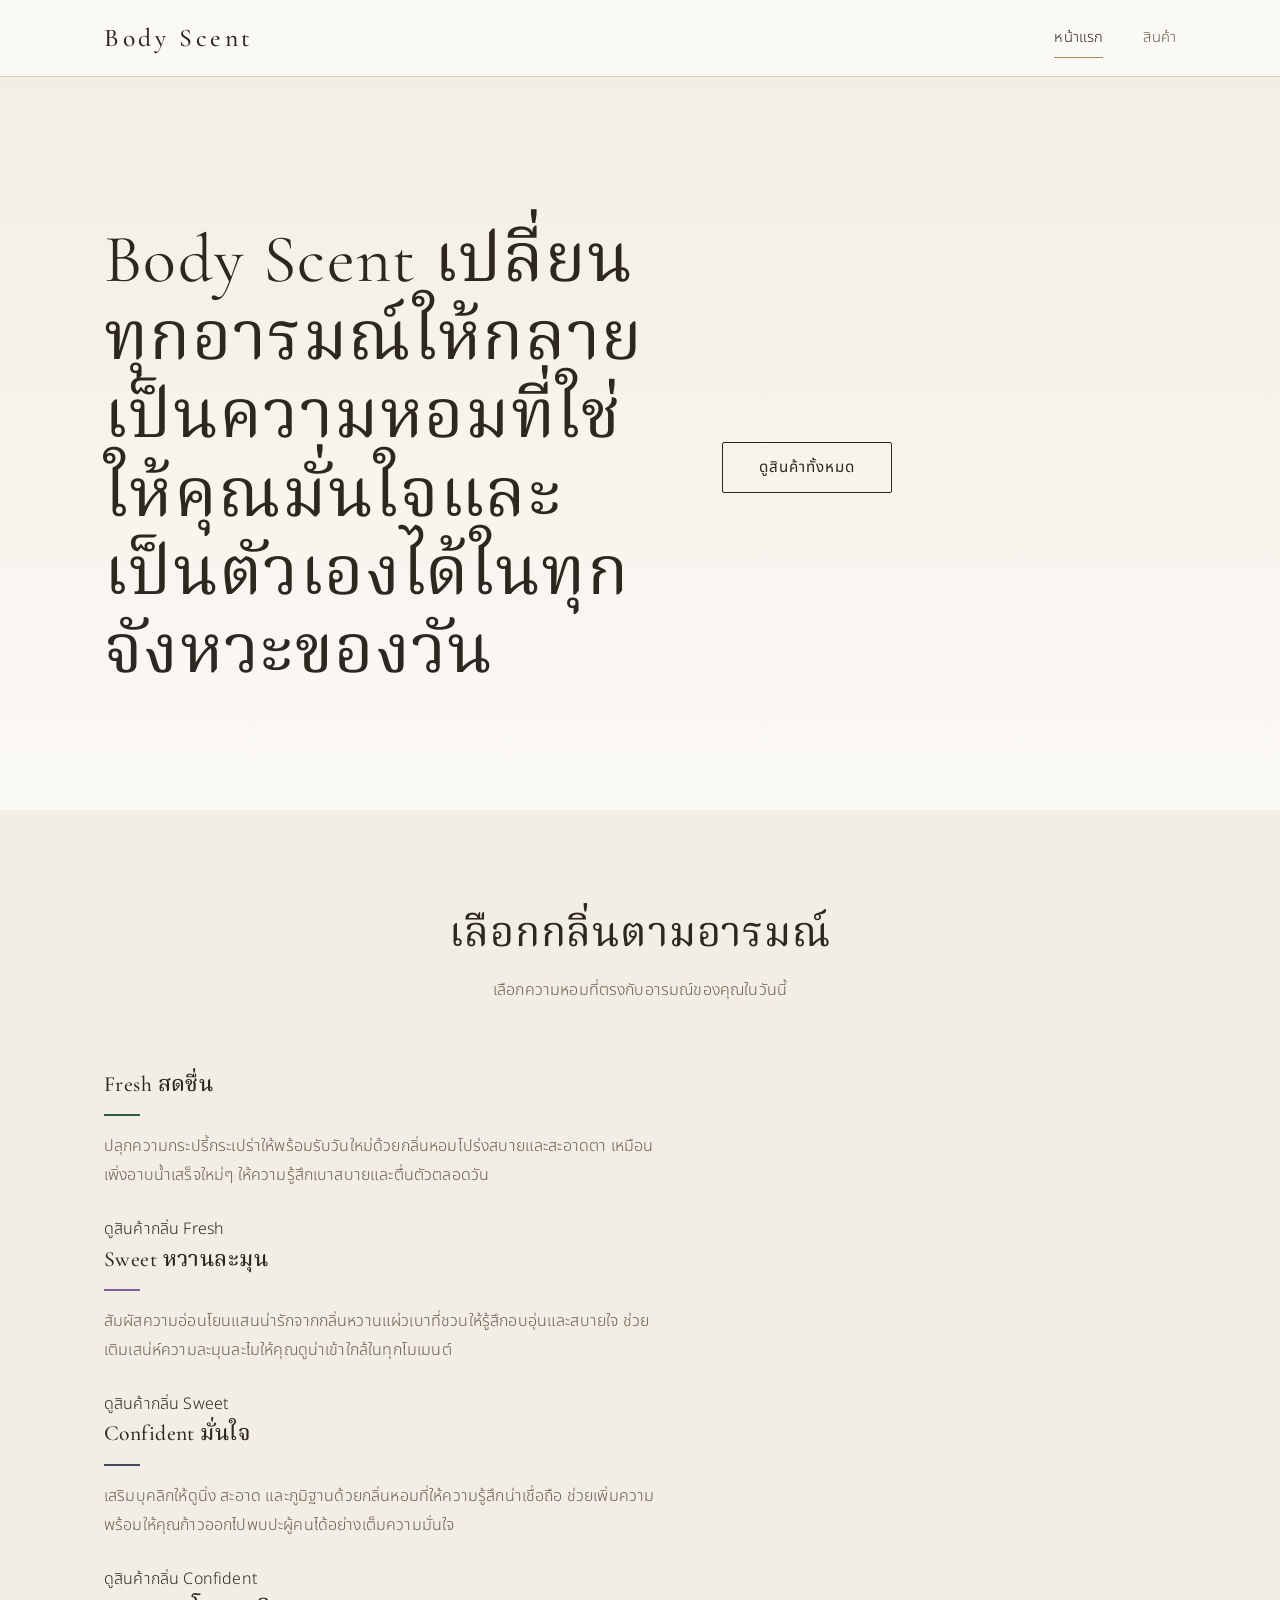
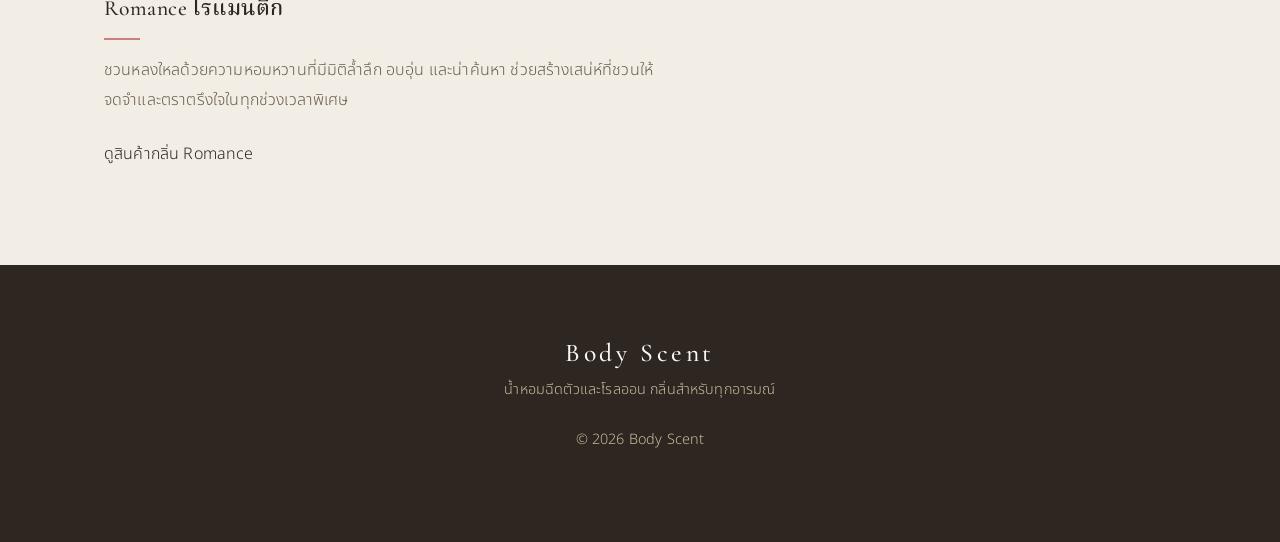
<file: index.html>
<!DOCTYPE html>
<html lang="th">
<head>
  <meta charset="UTF-8">
  <meta name="viewport" content="width=device-width, initial-scale=1">
  <title>Body Scent | น้ำหอมฉีดตัวและโรลออน</title>
  <meta name="description" content="Body Scent เปลี่ยนทุกอารมณ์ให้กลายเป็นความหอมที่ใช่ ให้คุณมั่นใจและเป็นตัวเองได้ในทุกจังหวะของวัน">
  <link rel="stylesheet" href="style.css">
</head>
<body>

  <header class="site-header">
    <div class="container">
      <a class="brand" href="index.html">Body Scent</a>
      <nav class="nav" aria-label="เมนูหลัก">
        <a href="index.html" aria-current="page">หน้าแรก</a>
        <a href="product.html">สินค้า</a>
      </nav>
    </div>
  </header>

  <main>
    <!-- Hero -->
    <section class="hero hero--full">
      <div class="container">
        <h1>Body Scent เปลี่ยนทุกอารมณ์ให้กลายเป็นความหอมที่ใช่ ให้คุณมั่นใจและเป็นตัวเองได้ในทุกจังหวะของวัน</h1>
        <div class="hero-actions">
          <a class="btn" href="product.html">ดูสินค้าทั้งหมด</a>
        </div>
      </div>
    </section>

    <!-- 4 Mood -->
    <section class="section section--cream" id="moods">
      <div class="container">
        <header class="section-head center">
          <h2>เลือกกลิ่นตามอารมณ์</h2>
          <p>เลือกความหอมที่ตรงกับอารมณ์ของคุณในวันนี้</p>
        </header>

        <div class="mood-grid">

          <a class="mood-card mood-fresh" href="product.html?mood=fresh">
            <h3 class="mood-card__title mood-rule">Fresh <span class="mood-card__th">สดชื่น</span></h3>
            <p class="mood-card__desc">ปลุกความกระปรี้กระเปร่าให้พร้อมรับวันใหม่ด้วยกลิ่นหอมโปร่งสบายและสะอาดตา เหมือนเพิ่งอาบน้ำเสร็จใหม่ๆ ให้ความรู้สึกเบาสบายและตื่นตัวตลอดวัน</p>
            <span class="mood-card__cta">ดูสินค้ากลิ่น Fresh</span>
          </a>

          <a class="mood-card mood-sweet" href="product.html?mood=sweet">
            <h3 class="mood-card__title mood-rule">Sweet <span class="mood-card__th">หวานละมุน</span></h3>
            <p class="mood-card__desc">สัมผัสความอ่อนโยนแสนน่ารักจากกลิ่นหวานแผ่วเบาที่ชวนให้รู้สึกอบอุ่นและสบายใจ ช่วยเติมเสน่ห์ความละมุนละไมให้คุณดูน่าเข้าใกล้ในทุกโมเมนต์</p>
            <span class="mood-card__cta">ดูสินค้ากลิ่น Sweet</span>
          </a>

          <a class="mood-card mood-confident" href="product.html?mood=confident">
            <h3 class="mood-card__title mood-rule">Confident <span class="mood-card__th">มั่นใจ</span></h3>
            <p class="mood-card__desc">เสริมบุคลิกให้ดูนิ่ง สะอาด และภูมิฐานด้วยกลิ่นหอมที่ให้ความรู้สึกน่าเชื่อถือ ช่วยเพิ่มความพร้อมให้คุณก้าวออกไปพบปะผู้คนได้อย่างเต็มความมั่นใจ</p>
            <span class="mood-card__cta">ดูสินค้ากลิ่น Confident</span>
          </a>

          <a class="mood-card mood-romance" href="product.html?mood=romance">
            <h3 class="mood-card__title mood-rule">Romance <span class="mood-card__th">โรแมนติก</span></h3>
            <p class="mood-card__desc">ชวนหลงใหลด้วยความหอมหวานที่มีมิติล้ำลึก อบอุ่น และน่าค้นหา ช่วยสร้างเสน่ห์ที่ชวนให้จดจำและตราตรึงใจในทุกช่วงเวลาพิเศษ</p>
            <span class="mood-card__cta">ดูสินค้ากลิ่น Romance</span>
          </a>

        </div>
      </div>
    </section>
  </main>

  <footer class="site-footer">
    <div class="container">
      <div><a class="brand" href="index.html">Body Scent</a></div>
      <p>น้ำหอมฉีดตัวและโรลออน กลิ่นสำหรับทุกอารมณ์</p>
      <p>&copy; 2026 Body Scent</p>
    </div>
  </footer>

  <script src="script.js"></script>
</body>
</html>
</file>
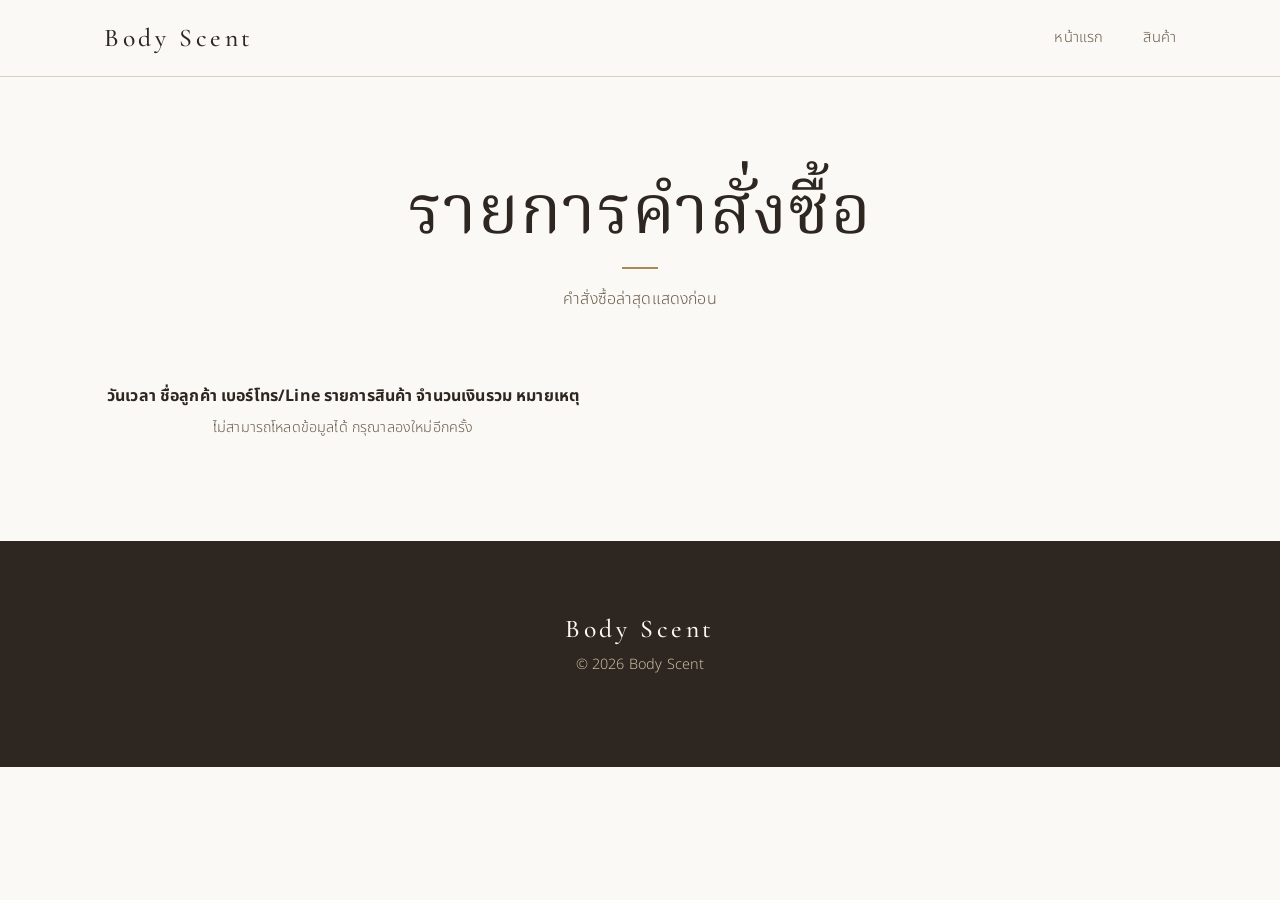
<file: admin.html>
<!DOCTYPE html>
<html lang="th">
<head>
  <meta charset="UTF-8">
  <meta name="viewport" content="width=device-width, initial-scale=1">
  <title>รายการคำสั่งซื้อ | Body Scent</title>
  <meta name="robots" content="noindex, nofollow">
  <link rel="stylesheet" href="style.css">
</head>
<body>

  <header class="site-header">
    <div class="container">
      <a class="brand" href="index.html">Body Scent</a>
      <nav class="nav" aria-label="เมนูหลัก">
        <a href="index.html">หน้าแรก</a>
        <a href="product.html">สินค้า</a>
      </nav>
    </div>
  </header>

  <main>
    <section class="section page-head">
      <div class="container">
        <header class="section-head center">
          <h1 class="mood-rule">รายการคำสั่งซื้อ</h1>
          <p>คำสั่งซื้อล่าสุดแสดงก่อน</p>
        </header>

        <div class="table-wrap">
          <!-- script.js เติมข้อมูลลงใน tbody -->
          <table id="ordersTable" class="data-table">
            <thead>
              <tr>
                <th scope="col">วันเวลา</th>
                <th scope="col">ชื่อลูกค้า</th>
                <th scope="col">เบอร์โทร/Line</th>
                <th scope="col">รายการสินค้า</th>
                <th scope="col">จำนวนเงินรวม</th>
                <th scope="col">หมายเหตุ</th>
              </tr>
            </thead>
            <tbody></tbody>
          </table>
        </div>
      </div>
    </section>
  </main>

  <footer class="site-footer">
    <div class="container">
      <div><a class="brand" href="index.html">Body Scent</a></div>
      <p>&copy; 2026 Body Scent</p>
    </div>
  </footer>

  <script src="script.js"></script>
</body>
</html>
</file>
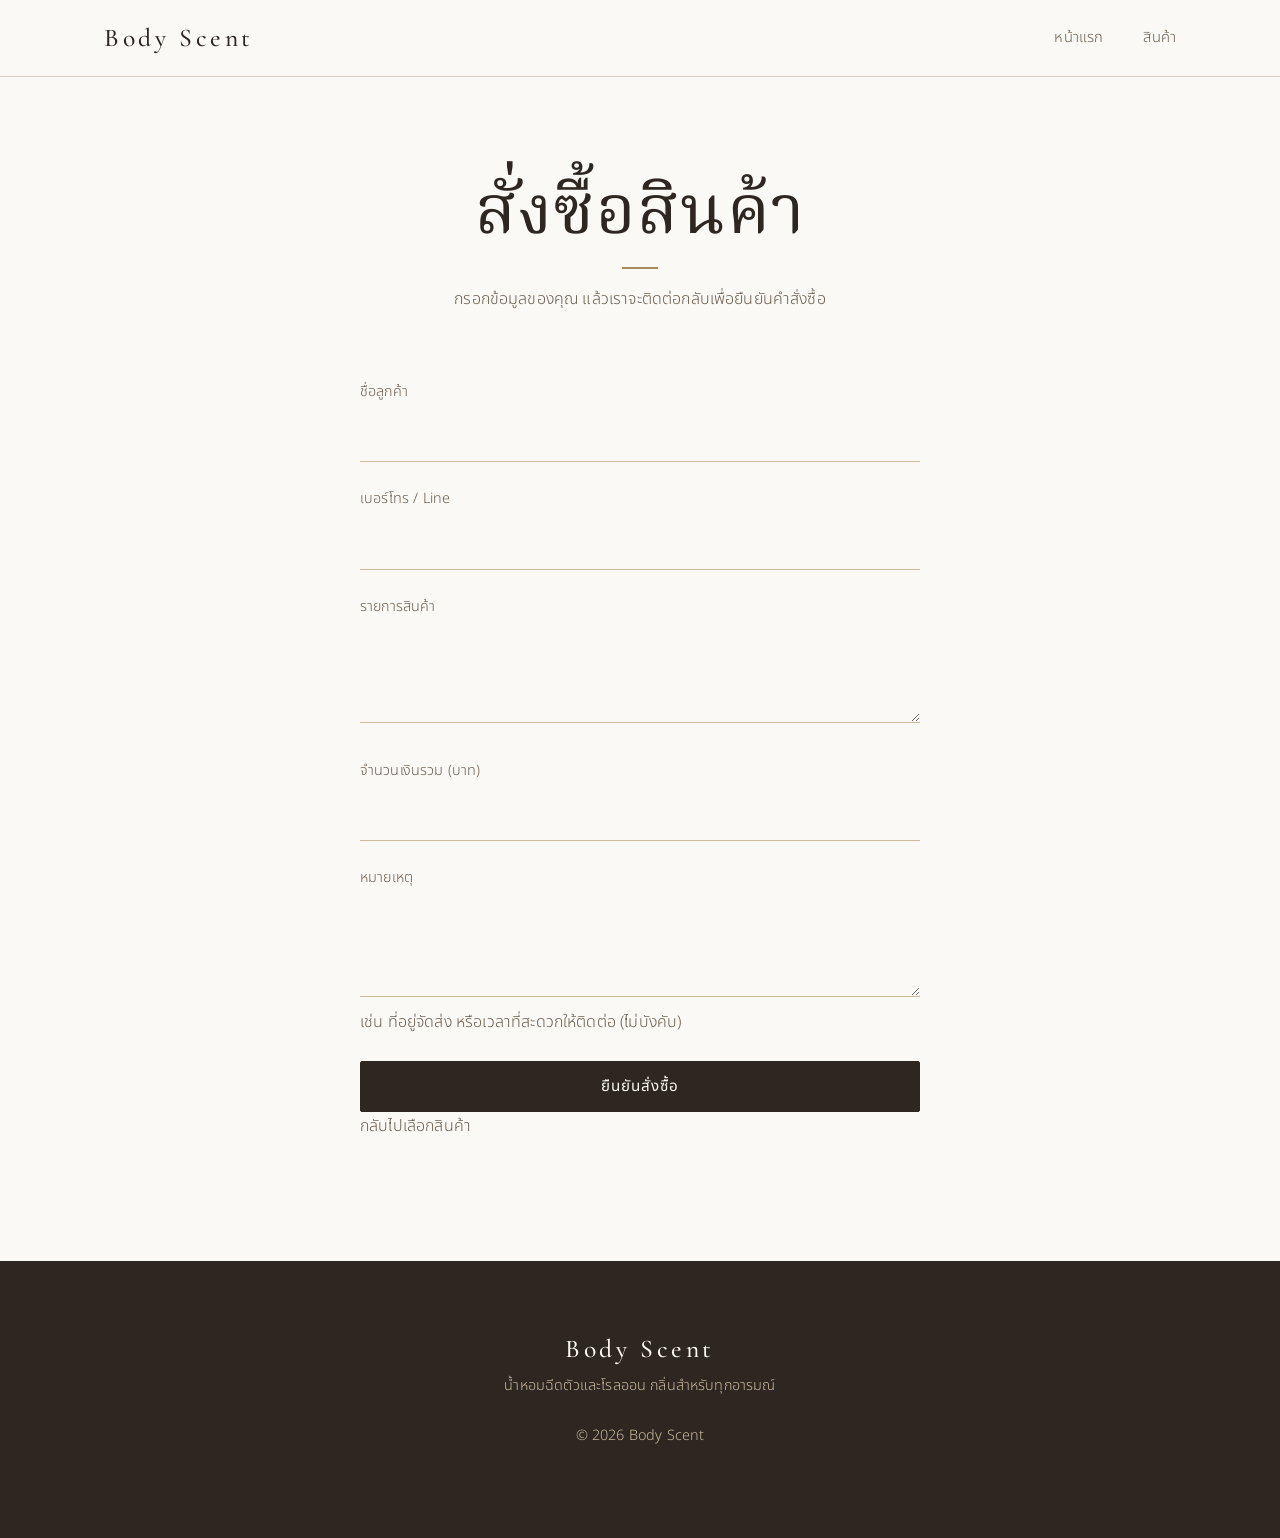
<file: order.html>
<!DOCTYPE html>
<html lang="th">
<head>
  <meta charset="UTF-8">
  <meta name="viewport" content="width=device-width, initial-scale=1">
  <title>สั่งซื้อสินค้า | Body Scent</title>
  <meta name="description" content="กรอกข้อมูลเพื่อสั่งซื้อสินค้า Body Scent">
  <link rel="stylesheet" href="style.css">
</head>
<body>

  <header class="site-header">
    <div class="container">
      <a class="brand" href="index.html">Body Scent</a>
      <nav class="nav" aria-label="เมนูหลัก">
        <a href="index.html">หน้าแรก</a>
        <a href="product.html">สินค้า</a>
      </nav>
    </div>
  </header>

  <main>
    <section class="section page-head">
      <div class="container">
        <header class="section-head center">
          <h1 class="mood-rule">สั่งซื้อสินค้า</h1>
          <p>กรอกข้อมูลของคุณ แล้วเราจะติดต่อกลับเพื่อยืนยันคำสั่งซื้อ</p>
        </header>

        <!-- script.js เติม #items และ #total จาก URL และจัดการการส่งฟอร์มเอง -->
        <form id="orderForm" class="form">
          <div class="field">
            <label for="customerName">ชื่อลูกค้า</label>
            <input type="text" id="customerName" name="customerName" autocomplete="name" required>
          </div>

          <div class="field">
            <label for="contact">เบอร์โทร / Line</label>
            <input type="text" id="contact" name="contact" autocomplete="tel" required>
          </div>

          <div class="field">
            <label for="items">รายการสินค้า</label>
            <textarea id="items" name="items" rows="2" required></textarea>
          </div>

          <div class="field">
            <label for="total">จำนวนเงินรวม (บาท)</label>
            <input type="text" id="total" name="total" inputmode="decimal" required>
          </div>

          <div class="field">
            <label for="note">หมายเหตุ</label>
            <textarea id="note" name="note" rows="3"></textarea>
            <p class="hint">เช่น ที่อยู่จัดส่ง หรือเวลาที่สะดวกให้ติดต่อ (ไม่บังคับ)</p>
          </div>

          <button type="submit" class="btn btn--solid btn--block">ยืนยันสั่งซื้อ</button>

          <p class="form-back"><a href="product.html">กลับไปเลือกสินค้า</a></p>
        </form>
      </div>
    </section>
  </main>

  <footer class="site-footer">
    <div class="container">
      <div><a class="brand" href="index.html">Body Scent</a></div>
      <p>น้ำหอมฉีดตัวและโรลออน กลิ่นสำหรับทุกอารมณ์</p>
      <p>&copy; 2026 Body Scent</p>
    </div>
  </footer>

  <script src="script.js"></script>
</body>
</html>
</file>
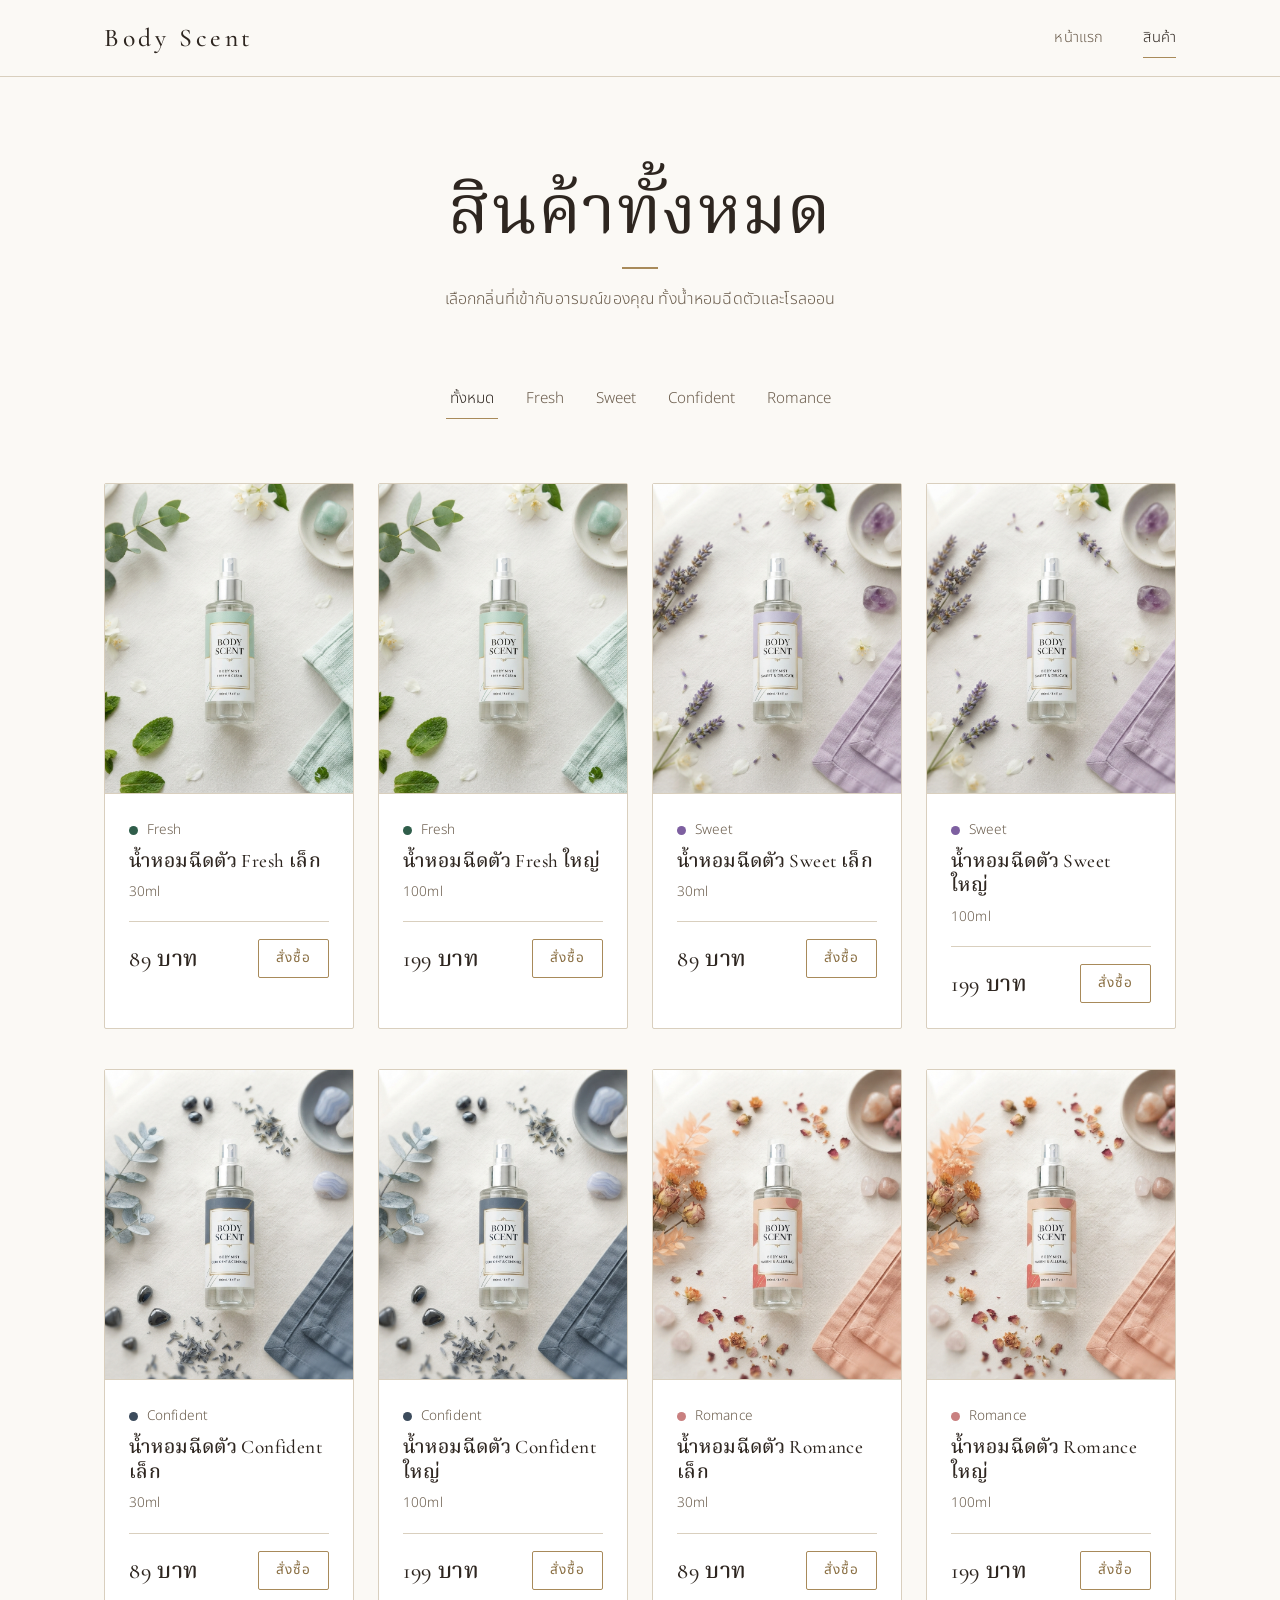
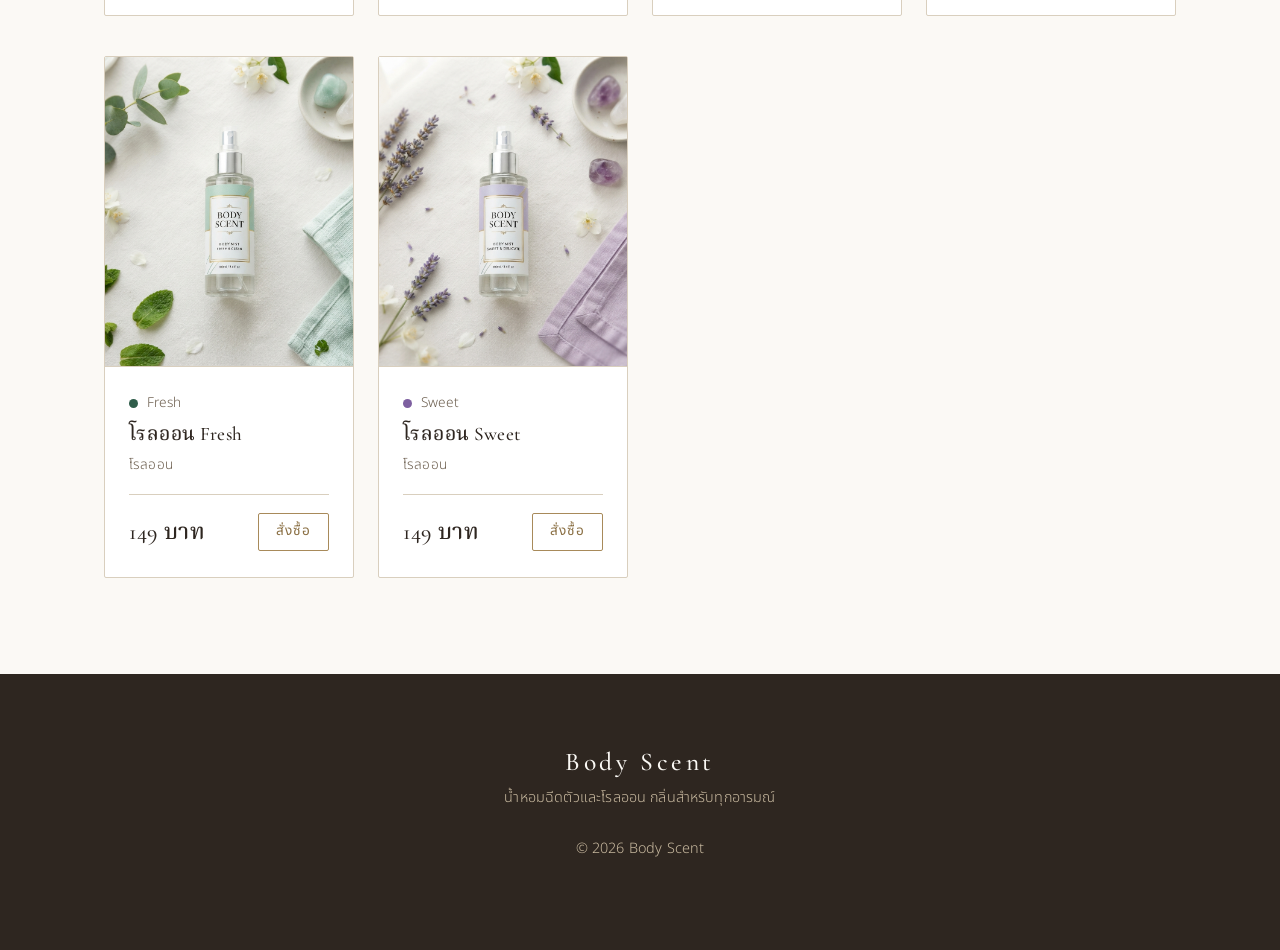
<file: product.html>
<!DOCTYPE html>
<html lang="th">
<head>
  <meta charset="UTF-8">
  <meta name="viewport" content="width=device-width, initial-scale=1">
  <title>สินค้าทั้งหมด | Body Scent</title>
  <meta name="description" content="น้ำหอมฉีดตัวและโรลออน Body Scent เลือกกลิ่นตามอารมณ์ Fresh, Sweet, Confident และ Romance">
  <link rel="stylesheet" href="style.css">
</head>
<body>

  <header class="site-header">
    <div class="container">
      <a class="brand" href="index.html">Body Scent</a>
      <nav class="nav" aria-label="เมนูหลัก">
        <a href="index.html">หน้าแรก</a>
        <a href="product.html" aria-current="page">สินค้า</a>
      </nav>
    </div>
  </header>

  <main>
    <section class="section page-head">
      <div class="container">
        <header class="section-head center">
          <h1 class="mood-rule">สินค้าทั้งหมด</h1>
          <p>เลือกกลิ่นที่เข้ากับอารมณ์ของคุณ ทั้งน้ำหอมฉีดตัวและโรลออน</p>
        </header>

        <!-- script.js สร้างปุ่มกรองและการ์ดสินค้าลงใน 2 ส่วนนี้ -->
        <div id="filter-bar" class="filters"></div>

        <div id="product-list" class="product-grid">
          <noscript><p class="muted">กรุณาเปิดใช้งาน JavaScript เพื่อดูรายการสินค้า</p></noscript>
        </div>
      </div>
    </section>
  </main>

  <footer class="site-footer">
    <div class="container">
      <div><a class="brand" href="index.html">Body Scent</a></div>
      <p>น้ำหอมฉีดตัวและโรลออน กลิ่นสำหรับทุกอารมณ์</p>
      <p>&copy; 2026 Body Scent</p>
    </div>
  </footer>

  <script src="script.js"></script>
</body>
</html>
</file>
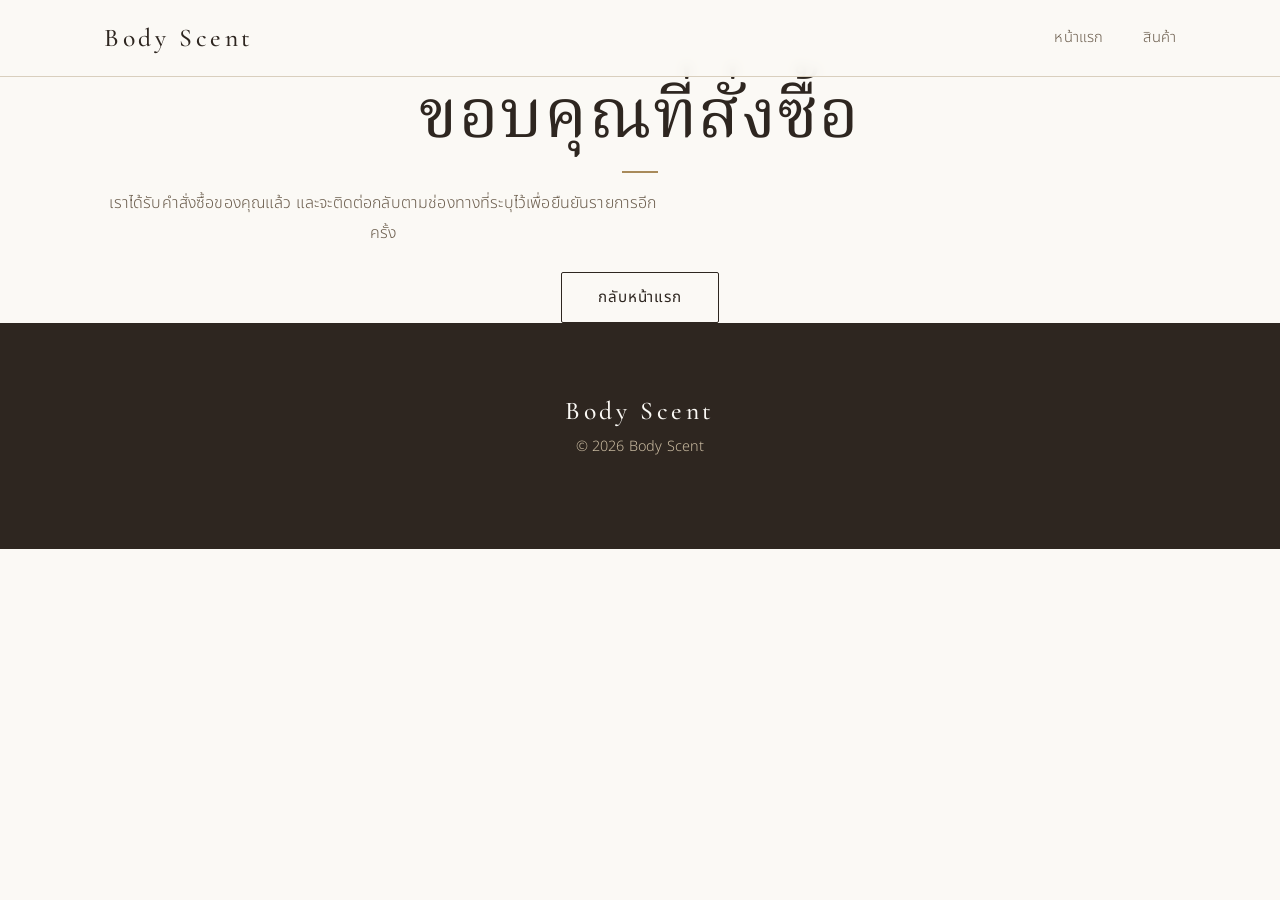
<file: thankyou.html>
<!DOCTYPE html>
<html lang="th">
<head>
  <meta charset="UTF-8">
  <meta name="viewport" content="width=device-width, initial-scale=1">
  <title>ขอบคุณที่สั่งซื้อ | Body Scent</title>
  <meta name="robots" content="noindex">
  <link rel="stylesheet" href="style.css">
</head>
<body>

  <header class="site-header">
    <div class="container">
      <a class="brand" href="index.html">Body Scent</a>
      <nav class="nav" aria-label="เมนูหลัก">
        <a href="index.html">หน้าแรก</a>
        <a href="product.html">สินค้า</a>
      </nav>
    </div>
  </header>

  <main>
    <section class="thanks">
      <div class="container center">
        <h1 class="mood-rule">ขอบคุณที่สั่งซื้อ</h1>
        <p>เราได้รับคำสั่งซื้อของคุณแล้ว และจะติดต่อกลับตามช่องทางที่ระบุไว้เพื่อยืนยันรายการอีกครั้ง</p>
        <a class="btn" href="index.html">กลับหน้าแรก</a>
      </div>
    </section>
  </main>

  <footer class="site-footer">
    <div class="container">
      <div><a class="brand" href="index.html">Body Scent</a></div>
      <p>&copy; 2026 Body Scent</p>
    </div>
  </footer>

</body>
</html>
</file>
<file: style.css>
/* ==========================================================
   Body Scent — Global Theme
   โทนพรีเมียม เรียบหรู มินิมอล | ขาว-ครีม-เบจเข้ม + ทอง/บรอนซ์
   ========================================================== */

@import url("https://fonts.googleapis.com/css2?family=Cormorant+Garamond:wght@400;500;600&family=Noto+Sans+Thai:wght@300;400;500&family=Noto+Serif+Thai:wght@300;400;500&display=swap");

/* ---------- Design tokens ---------- */
:root {
  /* พื้นหลัง / ข้อความ */
  --white: #ffffff;
  --ivory: #fbf9f5;
  --cream: #f3eee5;
  --beige: #e4dac9;
  --sand: #c9baa0;
  --taupe: #6b5d4d;
  --espresso: #2e2620;

  /* สีเน้น (ทอง/บรอนซ์อ่อน) */
  --accent: #a88a5a;
  --accent-deep: #8a6f43;
  --accent-soft: #d9c7a3;

  /* สีของ mood (ใช้แตะเบาๆ เท่านั้น) */
  --mood-fresh: #2f5d4a;
  --mood-sweet: #7d5fa0;
  --mood-confident: #3c4b5c;
  --mood-romance: #c98080;

  /* เส้น */
  --line: #d9cfbe;
  --line-strong: var(--espresso);

  /* ฟอนต์ */
  --font-display: "Cormorant Garamond", "Noto Serif Thai", Georgia, serif;
  --font-body: "Noto Sans Thai", "Helvetica Neue", Arial, sans-serif;

  /* ระยะห่าง */
  --space-1: 0.5rem;
  --space-2: 1rem;
  --space-3: 1.5rem;
  --space-4: 2.5rem;
  --space-5: 4rem;
  --space-6: 6rem;
  --space-7: 9rem;

  --container: 1120px;
  --radius: 2px;
}

/* ---------- Reset ---------- */
*,
*::before,
*::after {
  box-sizing: border-box;
}

html {
  scroll-behavior: smooth;
  -webkit-text-size-adjust: 100%;
}

body {
  margin: 0;
  background: var(--ivory);
  color: var(--espresso);
  font-family: var(--font-body);
  font-weight: 300;
  font-size: 1rem;
  line-height: 1.85;
  letter-spacing: 0.01em;
  -webkit-font-smoothing: antialiased;
}

img {
  display: block;
  max-width: 100%;
  height: auto;
}

a {
  color: inherit;
  text-decoration: none;
}

ul {
  margin: 0;
  padding: 0;
  list-style: none;
}

/* ---------- Typography ---------- */
h1,
h2,
h3,
h4 {
  margin: 0 0 var(--space-2);
  font-family: var(--font-display);
  font-weight: 500;
  line-height: 1.3;
  letter-spacing: 0.02em;
  color: var(--espresso);
}

h1 {
  font-size: clamp(2.4rem, 5.5vw, 4.25rem);
  font-weight: 400;
  line-height: 1.15;
}

h2 {
  font-size: clamp(1.8rem, 3.4vw, 2.6rem);
  font-weight: 400;
}

h3 {
  font-size: 1.35rem;
}

p {
  margin: 0 0 var(--space-3);
  max-width: 62ch;
  color: var(--taupe);
}

.lead {
  font-size: 1.1rem;
  line-height: 1.95;
}

.price {
  font-family: var(--font-display);
  font-size: 1.4rem;
  font-weight: 500;
  letter-spacing: 0.03em;
  color: var(--espresso);
}

.muted {
  color: var(--taupe);
  font-size: 0.9rem;
}

::selection {
  background: var(--accent-soft);
  color: var(--espresso);
}

/* ---------- Layout ---------- */
.container {
  width: 100%;
  max-width: var(--container);
  margin-inline: auto;
  padding-inline: var(--space-3);
}

.section {
  padding-block: var(--space-6);
}

.section--cream {
  background: var(--cream);
}

.section--white {
  background: var(--white);
}

.section-head {
  margin-bottom: var(--space-5);
}

.section-head.center {
  text-align: center;
}

.section-head.center p {
  margin-inline: auto;
}

.center {
  text-align: center;
}

/* เส้นแบ่งบางๆ + จุดทองกลางเส้น */
.divider {
  display: flex;
  align-items: center;
  gap: var(--space-2);
  margin-block: var(--space-4);
  color: var(--accent);
}

.divider::before,
.divider::after {
  content: "";
  flex: 1;
  height: 1px;
  background: var(--line);
}

.divider::after {
  content: "";
}

/* ---------- Header / Nav ---------- */
.site-header {
  position: sticky;
  top: 0;
  z-index: 50;
  background: rgba(251, 249, 245, 0.94);
  backdrop-filter: blur(6px);
  border-bottom: 1px solid var(--line);
}

.site-header .container {
  display: flex;
  align-items: center;
  justify-content: space-between;
  min-height: 76px;
}

.brand {
  font-family: var(--font-display);
  font-size: 1.6rem;
  font-weight: 500;
  letter-spacing: 0.14em;
  color: var(--espresso);
}

.nav {
  display: flex;
  align-items: center;
  gap: var(--space-4);
}

.nav a {
  position: relative;
  font-size: 0.92rem;
  color: var(--taupe);
  transition: color 0.25s ease;
}

.nav a::after {
  content: "";
  position: absolute;
  left: 0;
  bottom: -6px;
  width: 0;
  height: 1px;
  background: var(--accent);
  transition: width 0.25s ease;
}

.nav a:hover,
.nav a[aria-current="page"] {
  color: var(--espresso);
}

.nav a:hover::after,
.nav a[aria-current="page"]::after {
  width: 100%;
}

/* ---------- Buttons (เส้นบาง สีเข้มนุ่มตา) ---------- */
.btn {
  display: inline-block;
  padding: 0.85rem 2.25rem;
  background: transparent;
  color: var(--espresso);
  border: 1px solid var(--line-strong);
  border-radius: var(--radius);
  font-family: var(--font-body);
  font-size: 0.95rem;
  font-weight: 400;
  letter-spacing: 0.06em;
  line-height: 1.4;
  text-align: center;
  cursor: pointer;
  transition: background 0.25s ease, color 0.25s ease, border-color 0.25s ease;
}

.btn:hover {
  background: var(--espresso);
  color: var(--ivory);
}

.btn--solid {
  background: var(--espresso);
  color: var(--ivory);
}

.btn--solid:hover {
  background: var(--accent-deep);
  border-color: var(--accent-deep);
}

.btn--accent {
  border-color: var(--accent);
  color: var(--accent-deep);
}

.btn--accent:hover {
  background: var(--accent);
  border-color: var(--accent);
  color: var(--white);
}

.btn--block {
  display: block;
  width: 100%;
}

.btn:disabled {
  opacity: 0.45;
  cursor: not-allowed;
}

/* ---------- Mood (แตะสีเบาๆ: จุดเล็กๆ / เส้นใต้หัวข้อ) ---------- */
.mood-fresh {
  --mood: var(--mood-fresh);
}
.mood-sweet {
  --mood: var(--mood-sweet);
}
.mood-confident {
  --mood: var(--mood-confident);
}
.mood-romance {
  --mood: var(--mood-romance);
}

/* จุดสีเล็กๆ ใช้เป็นไอคอน/ป้าย mood */
.mood-dot {
  display: inline-block;
  width: 9px;
  height: 9px;
  border-radius: 50%;
  background: var(--mood, var(--accent));
  vertical-align: middle;
  margin-right: 0.55rem;
}

/* เส้นสั้นๆ ใต้หัวข้อ */
.mood-rule::after {
  content: "";
  display: block;
  width: 36px;
  height: 2px;
  margin-top: var(--space-2);
  background: var(--mood, var(--accent));
}

.center .mood-rule::after,
.mood-rule.center::after {
  margin-inline: auto;
}

/* ---------- Hero ---------- */
.hero {
  padding-block: var(--space-7) var(--space-6);
  background: linear-gradient(180deg, var(--cream) 0%, var(--ivory) 100%);
}

.hero .container {
  display: grid;
  grid-template-columns: 1.1fr 0.9fr;
  align-items: center;
  gap: var(--space-5);
}

.hero h1 {
  margin-bottom: var(--space-3);
}

.hero p {
  margin-bottom: var(--space-4);
}

.hero-actions {
  display: flex;
  flex-wrap: wrap;
  gap: var(--space-2);
}

.hero-media img {
  width: 100%;
  border: 1px solid var(--line);
  padding: var(--space-2);
  background: var(--white);
}

/* ---------- Filter (เลือกตาม mood / ประเภท) ---------- */
.filters {
  display: flex;
  flex-wrap: wrap;
  justify-content: center;
  gap: var(--space-1) var(--space-3);
  margin-bottom: var(--space-5);
}

.filter-btn {
  padding: 0.5rem 0.25rem;
  background: none;
  border: 0;
  border-bottom: 1px solid transparent;
  font-family: var(--font-body);
  font-size: 0.95rem;
  font-weight: 300;
  color: var(--taupe);
  cursor: pointer;
  transition: color 0.2s ease, border-color 0.2s ease;
}

.filter-btn:hover {
  color: var(--espresso);
}

.filter-btn.is-active {
  color: var(--espresso);
  border-bottom-color: var(--accent);
}

/* ---------- Product grid / card ---------- */
.product-grid {
  display: grid;
  grid-template-columns: repeat(4, 1fr);
  gap: var(--space-4) var(--space-3);
}

.product-card {
  display: flex;
  flex-direction: column;
  background: var(--white);
  border: 1px solid var(--line);
  border-radius: var(--radius);
  transition: border-color 0.3s ease;
}

.product-card:hover {
  border-color: var(--accent);
}

.product-card__media {
  aspect-ratio: 4 / 5;
  overflow: hidden;
  background: var(--cream);
  border-bottom: 1px solid var(--line);
}

.product-card__media img {
  width: 100%;
  height: 100%;
  object-fit: cover;
}

.product-card__body {
  display: flex;
  flex: 1;
  flex-direction: column;
  padding: var(--space-3);
}

.product-card__mood {
  margin-bottom: 0.35rem;
  font-size: 0.85rem;
  color: var(--taupe);
}

.product-card__title {
  font-size: 1.2rem;
  margin-bottom: 0.4rem;
}

.product-card__meta {
  margin-bottom: var(--space-2);
  font-size: 0.85rem;
  color: var(--taupe);
}

.product-card__desc {
  flex: 1;
  margin-bottom: var(--space-3);
  font-size: 0.9rem;
  line-height: 1.8;
}

.product-card__foot {
  display: flex;
  align-items: center;
  justify-content: space-between;
  gap: var(--space-2);
  padding-top: var(--space-2);
  border-top: 1px solid var(--line);
}

.product-card__foot .btn {
  padding: 0.55rem 1.1rem;
  font-size: 0.85rem;
}

/* ---------- Feature / info blocks ---------- */
.features {
  display: grid;
  grid-template-columns: repeat(3, 1fr);
  gap: var(--space-5);
}

.feature {
  text-align: center;
}

.feature h3 {
  margin-bottom: var(--space-1);
}

.feature p {
  margin-inline: auto;
  font-size: 0.95rem;
}

/* ---------- Order form ---------- */
.form {
  max-width: 560px;
  margin-inline: auto;
}

.field {
  margin-bottom: var(--space-3);
}

.field label {
  display: block;
  margin-bottom: 0.4rem;
  font-size: 0.9rem;
  color: var(--taupe);
}

.field input,
.field textarea,
.field select {
  width: 100%;
  padding: 0.8rem 0;
  background: transparent;
  border: 0;
  border-bottom: 1px solid var(--sand);
  border-radius: 0;
  font-family: var(--font-body);
  font-size: 1rem;
  font-weight: 300;
  color: var(--espresso);
  transition: border-color 0.2s ease;
}

.field textarea {
  min-height: 96px;
  resize: vertical;
}

.field input:focus,
.field textarea:focus,
.field select:focus {
  outline: none;
  border-bottom-color: var(--accent);
}

.form-status {
  margin-top: var(--space-2);
  font-size: 0.95rem;
  color: var(--taupe);
}

.form-status.is-success {
  color: var(--mood-fresh);
}

.form-status.is-error {
  color: #9b4a4a;
}

/* ---------- Footer ---------- */
.site-footer {
  padding-block: var(--space-5);
  background: var(--espresso);
  color: var(--beige);
  text-align: center;
}

.site-footer .brand {
  color: var(--ivory);
}

.site-footer p {
  margin-inline: auto;
  color: var(--sand);
  font-size: 0.9rem;
}

.site-footer a:hover {
  color: var(--accent-soft);
}

/* ---------- Accessibility ---------- */
:focus-visible {
  outline: 2px solid var(--accent);
  outline-offset: 3px;
}

@media (prefers-reduced-motion: reduce) {
  html {
    scroll-behavior: auto;
  }
  *,
  *::before,
  *::after {
    transition: none !important;
    animation: none !important;
  }
}

/* ---------- Responsive ---------- */
@media (max-width: 1024px) {
  .product-grid {
    grid-template-columns: repeat(3, 1fr);
  }
}

@media (max-width: 860px) {
  .section {
    padding-block: var(--space-5);
  }

  .hero {
    padding-block: var(--space-6) var(--space-5);
  }

  .hero .container {
    grid-template-columns: 1fr;
    gap: var(--space-4);
  }

  .product-grid {
    grid-template-columns: repeat(2, 1fr);
  }

  .features {
    grid-template-columns: 1fr;
    gap: var(--space-4);
  }
}

@media (max-width: 560px) {
  body {
    font-size: 0.95rem;
  }

  .container {
    padding-inline: var(--space-2);
  }

  .site-header .container {
    min-height: 64px;
  }

  .nav {
    gap: var(--space-2);
  }

  .nav a {
    font-size: 0.85rem;
  }

  .brand {
    font-size: 1.3rem;
  }

  .product-grid {
    grid-template-columns: 1fr;
    gap: var(--space-3);
  }

  .hero-actions .btn {
    width: 100%;
  }

  .filters {
    gap: var(--space-1) var(--space-2);
  }
}
</file>
